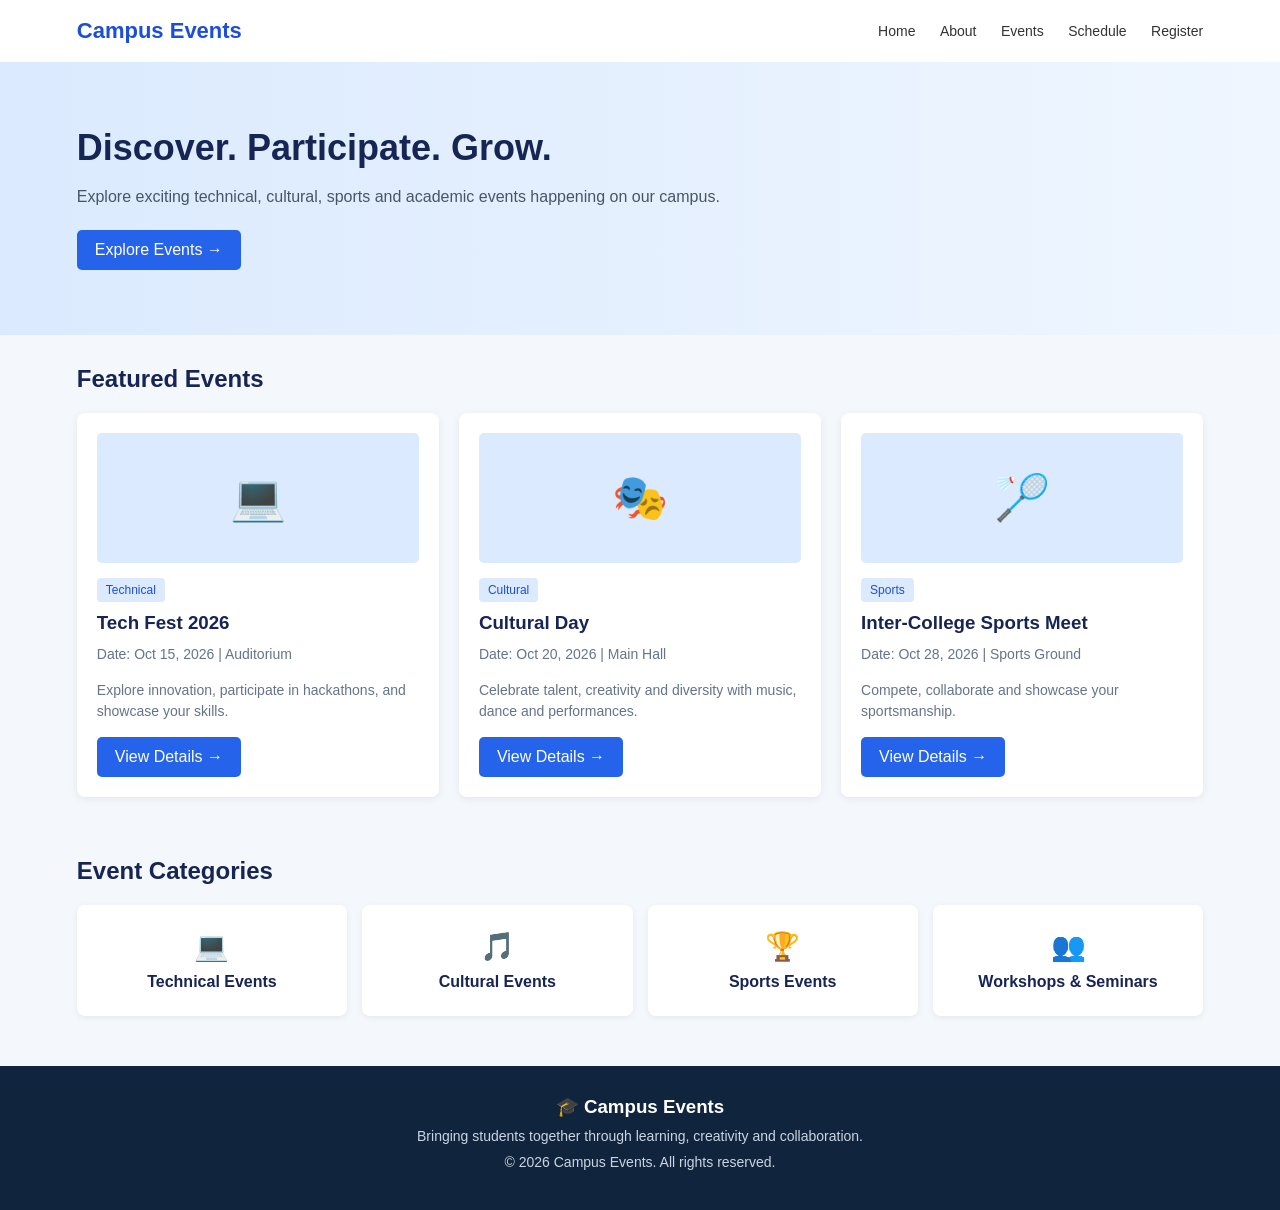
<file: index.html>
<!DOCTYPE html>
<html lang="en">
<head>
    <meta charset="UTF-8">
    <meta name="viewport" content="width=device-width, initial-scale=1.0">
    <title>Campus Events</title>
    <link rel="stylesheet" href="gstyle.css">
</head>

<body>

    <!-- Navigation -->
    <header>
        <div class="logo">Campus Events</div>

        <nav>
            <a href="index.html">Home</a>
            <a href="about.html">About</a>
            <a href="events.html">Events</a>
            <a href="schedule.html">Schedule</a>
            <a href="register.html">Register</a>
        </nav>
    </header>

    <!-- Hero section -->
    <section class="hero">
        <h1>Discover. Participate. Grow.</h1>

        <p>
            Explore exciting technical, cultural, sports and academic
            events happening on our campus.
        </p>

        <a href="events.html" class="btn">Explore Events →</a>
    </section>

    <!-- Featured events -->
    <section class="container">
        <h2 class="section-title">Featured Events</h2>

        <div class="events">

            <div class="card">
                <div class="event-image">💻</div>
                <span class="tag">Technical</span>
                <h3>Tech Fest 2026</h3>
                <p>Date: Oct 15, 2026 | Auditorium</p>
                <p>
                    Explore innovation, participate in hackathons,
                    and showcase your skills.
                </p>
                <a href="event-details.html" class="btn">View Details →</a>
            </div>

            <div class="card">
                <div class="event-image">🎭</div>
                <span class="tag">Cultural</span>
                <h3>Cultural Day</h3>
                <p>Date: Oct 20, 2026 | Main Hall</p>
                <p>
                    Celebrate talent, creativity and diversity
                    with music, dance and performances.
                </p>
                <a href="event-details.html" class="btn">View Details →</a>
            </div>

            <div class="card">
                <div class="event-image">🏸</div>
                <span class="tag">Sports</span>
                <h3>Inter-College Sports Meet</h3>
                <p>Date: Oct 28, 2026 | Sports Ground</p>
                <p>
                    Compete, collaborate and showcase
                    your sportsmanship.
                </p>
                <a href="event-details.html" class="btn">View Details →</a>
            </div>

        </div>
    </section>

<!-- Event categories -->
    <section class="container">
        <h2 class="section-title">Event Categories</h2>
                            
        <div class="categories">
            <div class="category">
                <span>💻</span>
                Technical Events
            </div>

            <div class="category">
                <span>🎵</span>
                Cultural Events
            </div>

            <div class="category">
                <span>🏆</span>
                Sports Events
            </div>

            <div class="category">
                <span>👥</span>
                Workshops & Seminars
            </div>
        </div>
    </section>

    <!-- Footer -->
    <footer>
        <h3>🎓 Campus Events</h3>
        <p>Bringing students together through learning, creativity and collaboration.</p>
        <p>© 2026 Campus Events. All rights reserved.</p>
    </footer>


</body>
</html>
</file>
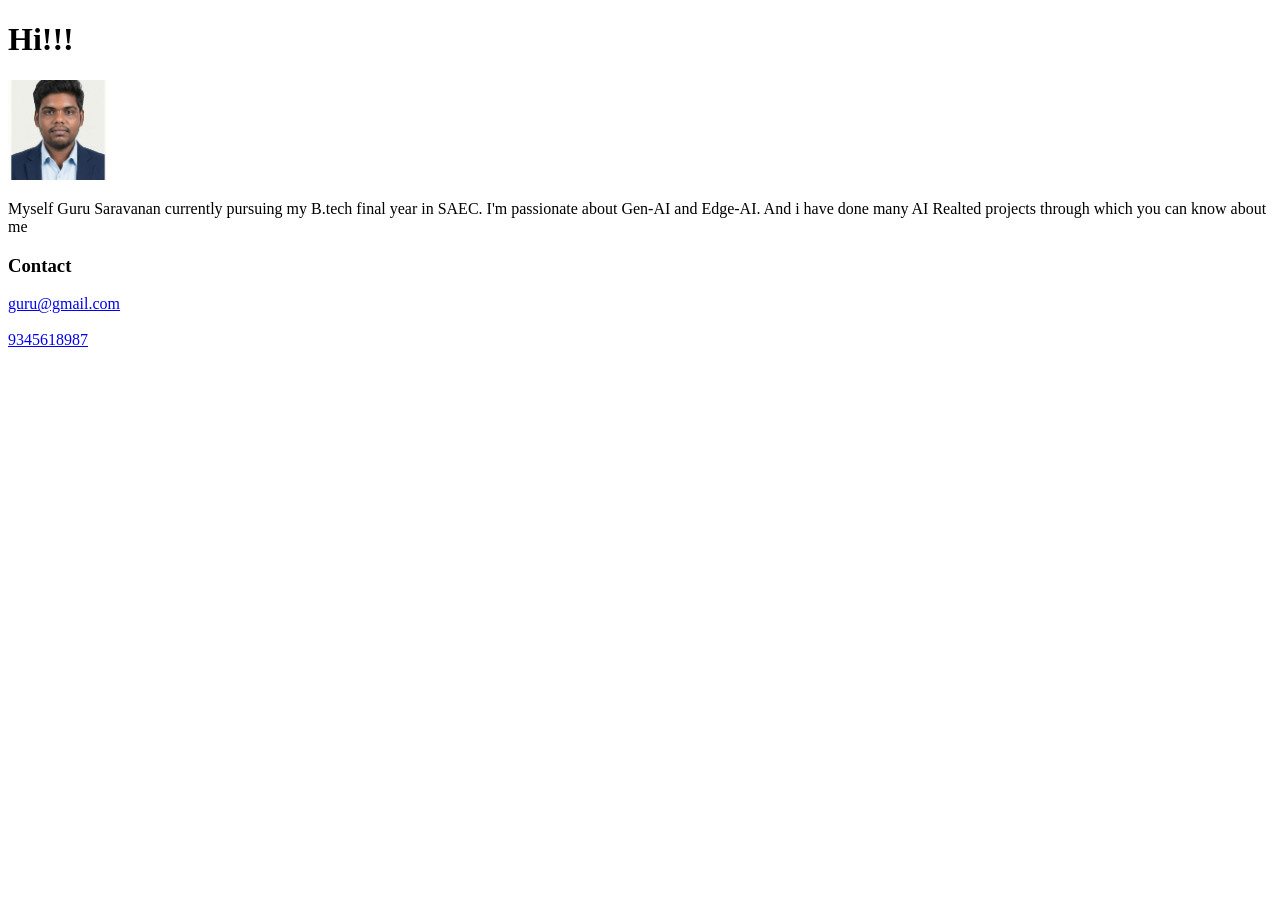
<file: about.html>
<!DOCTYPE html>
<html lang="en">
<head>
    <meta charset="UTF-8">
    <meta name="viewport" content="width=device-width, initial-scale=1.0">
    <title>About Me</title>
</head>
<body>
    
    <h1>Hi!!!</h1>
    <img src="\GuruSaravananM.jpg" alt="" width="100"   >
    <p>Myself Guru Saravanan currently pursuing my B.tech final year in SAEC. I'm passionate about Gen-AI and Edge-AI. And i have done many AI Realted projects through which you can know about me</p>
    <h3>Contact</h3>
    <a href="mailto:gurusaravanan.m2004@gmail.com">guru@gmail.com</a>
    <br>
    <br>
    <a href="tel:+919345618987">9345618987</a>
</body>
</html>
</file>
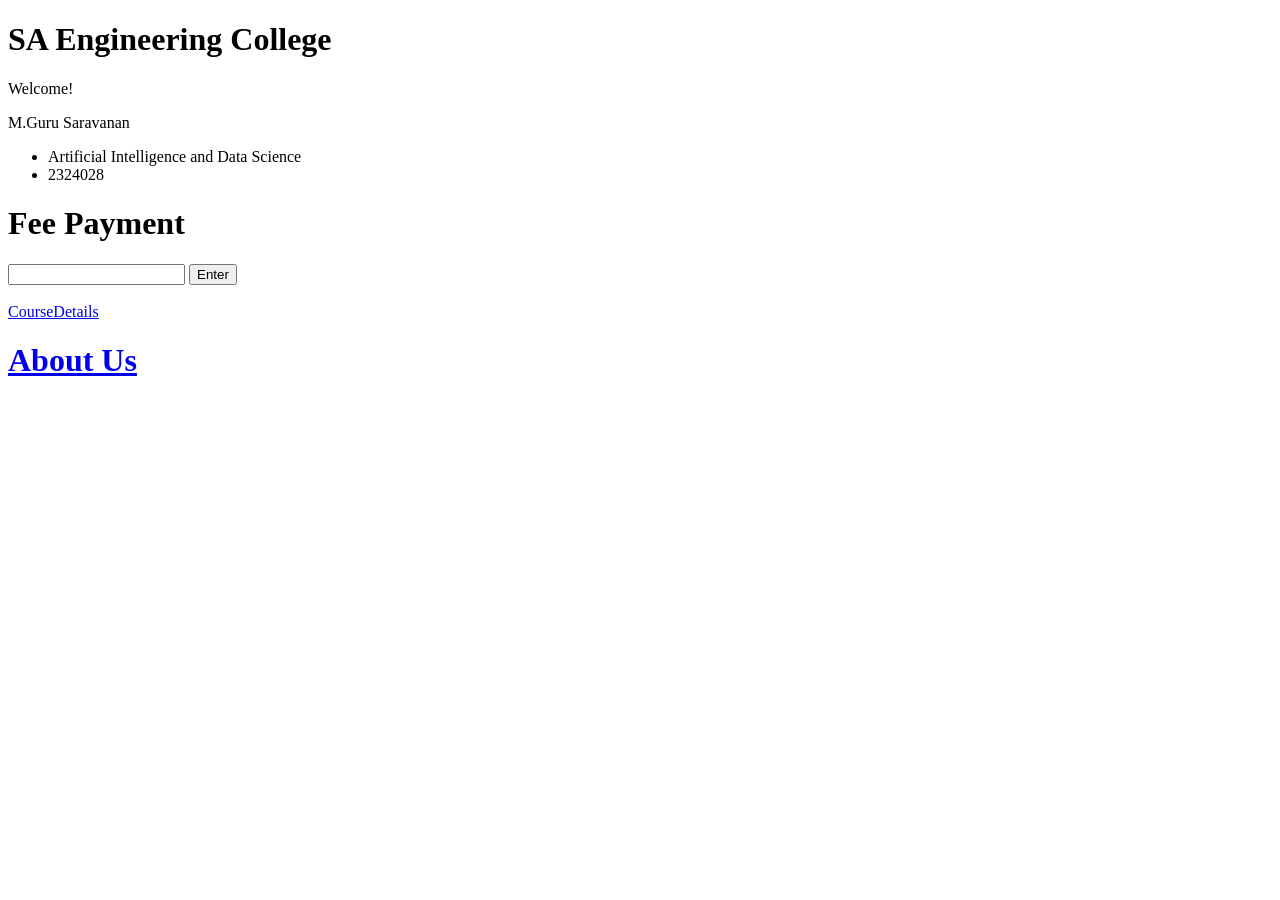
<file: home.html>
<!DOCTYPE html>
<html lang="en">
<head>
    <meta charset="UTF-8">
    <meta name="viewport" content="width=device-width, initial-scale=1.0">
    <title>Guru Saravanan</title>
</head>
<body>
    <header><h1>SA Engineering College</h1></header>
    <main><p>Welcome!</p></main>
    <p>M.Guru Saravanan</p>
    <ul>
        <li>
            Artificial Intelligence and Data Science
        </li>
        <li>
            2324028
        </li>
    </ul>
    <h1>Fee Payment</h1>
    <input id="inputbox">
    <button>Enter</button>
    <br>
    <br>
    <a href="https://www.w3schools.com/" target="_blank">CourseDetails</a>
    <h1><a href="about.html" target="_blank ">About Us</a></h1>
</body> 
</html>
</file>
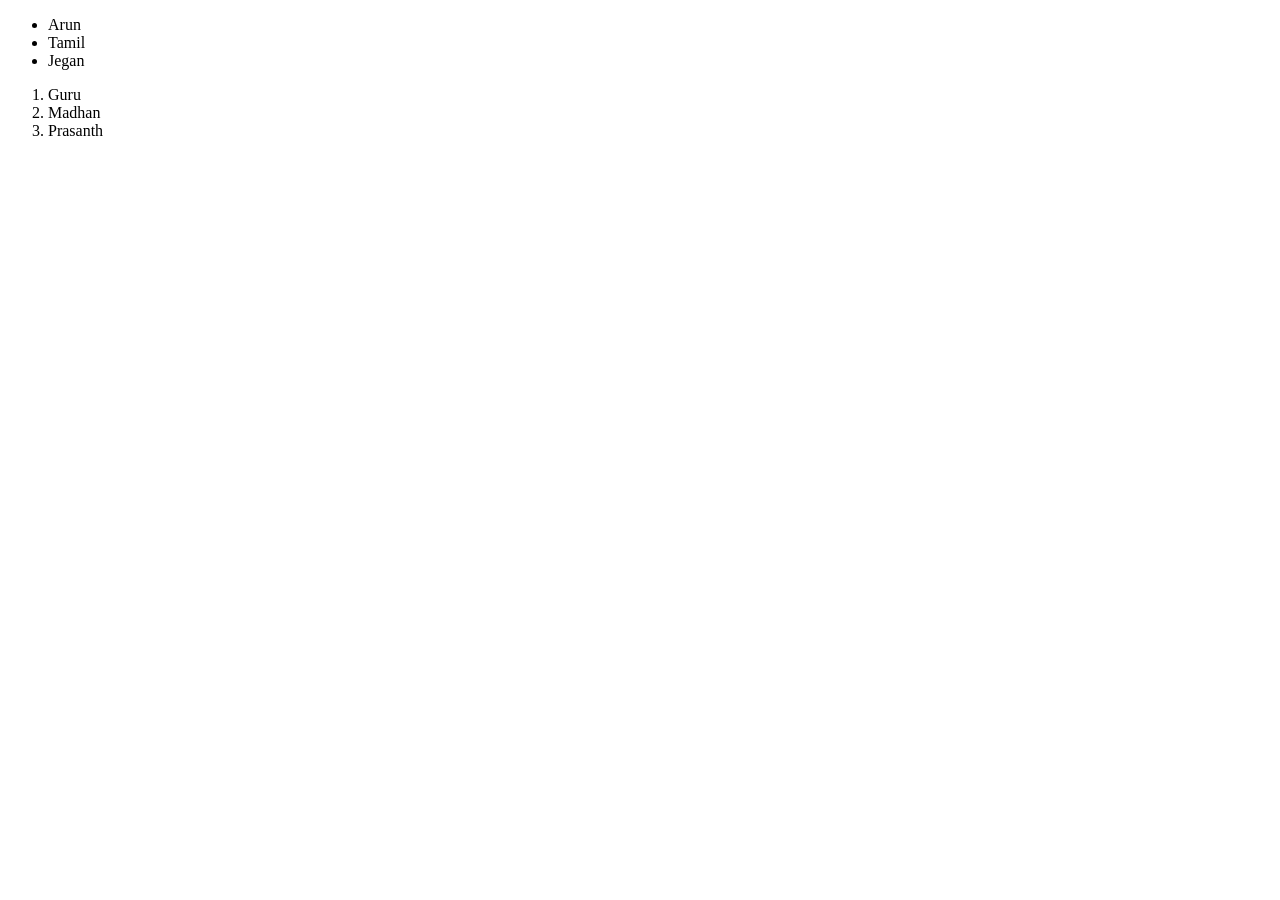
<file: lists.html>
<!DOCTYPE html>
<html lang="en">
<head>
    <meta charset="UTF-8">
    <meta name="viewport" content="width=device-width, initial-scale=1.0">
    <title>Document</title>
</head>
<body>
    
    <ul>
        <li>Arun</li>
        <li>Tamil</li>
        <li>Jegan</li>
    </ul>

    <ol>
        <li>Guru</li>
        <li>Madhan</li>
        <li>Prasanth</li>
    </ol>
</body>
</html>
</file>
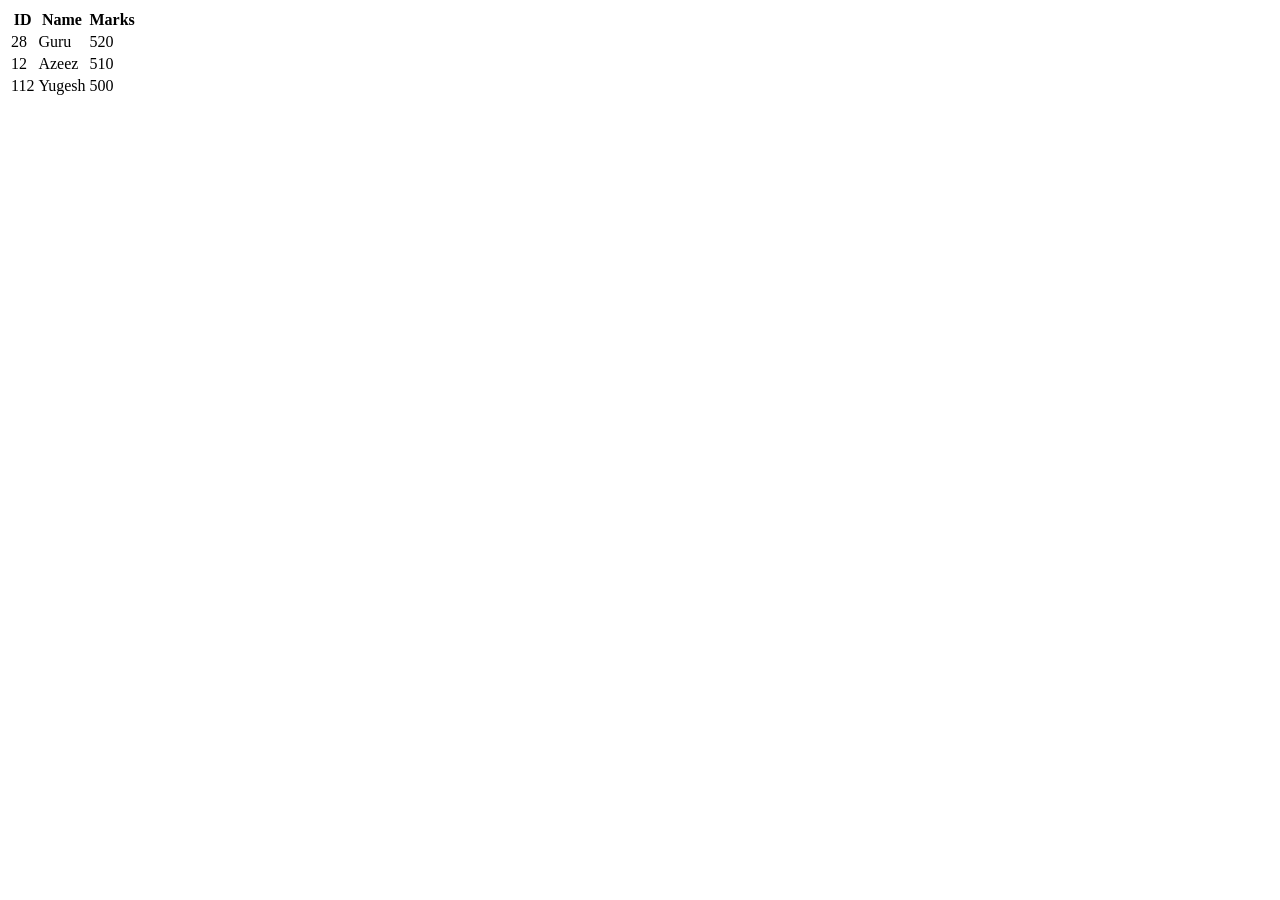
<file: table.html>
<!DOCTYPE html>
<html lang="en">
<head>
    <meta charset="UTF-8">
    <meta name="viewport" content="width=device-width, initial-scale=1.0">
    <title>Document</title>
</head>
<body>
    
    <table>
        <thead>
            <tr>
                <th scope="col">ID</th>
                <th scope="col">Name</th>
                <th scope="col">Marks</th>
            </tr>
        </thead>
        <tbody>
            <tr>
                <td>28</td>
                <td>Guru</td>
                <td>520</td>
            </tr>
            
            <tr>
                <td>12</td>
                <td>Azeez</td>
                <td>510</td>
            </tr>
            
            <tr>
                <td>112</td>
                <td>Yugesh</td>
                <td>500</td>
            </tr>
        </tbody>
    </table>
</body>
</html>
</file>
<file: gstyle.css>
* {
            margin: 0;
            padding: 0;
            box-sizing: border-box;
        }

        body {
            font-family: Arial, sans-serif;
            background: #f4f8fc;
            color: #172554;
        }

        /* Navigation */
        header {
            background: white;
            padding: 18px 6%;
            display: flex;
            justify-content: space-between;
            align-items: center;
            box-shadow: 0 2px 5px #ddd;
        }

        .logo {
            font-size: 22px;
            font-weight: bold;
            color: #1d4ed8;
        }

        nav a {
            text-decoration: none;
            color: #333;
            margin-left: 20px;
            font-size: 14px;
        }

        nav a:hover {
            color: #2563eb;
        }

        /* Hero section */
        .hero {
            background: linear-gradient(90deg, #dbeafe, #eff6ff);
            padding: 65px 6%;
            min-height: 250px;
        }

        .hero h1 {
            font-size: 36px;
            margin-bottom: 15px;
        }

        .hero p {
            color: #475569;
            margin-bottom: 20px;
            line-height: 1.6;
        }

        .btn {
            display: inline-block;
            background: #2563eb;
            color: white;
            padding: 11px 18px;
            text-decoration: none;
            border-radius: 5px;
        }

        .btn:hover {
            background: #1d4ed8;
        }

        /* Main content */
        .container {
            padding: 30px 6%;
        }

        .section-title {
            margin-bottom: 20px;
            font-size: 24px;
        }

        .events {
            display: grid;
            grid-template-columns: repeat(3, 1fr);
            gap: 20px;
        }

        .card {
            background: white;
            border-radius: 8px;
            padding: 20px;
            box-shadow: 0 2px 8px #00000012;
        }

        .event-image {
            height: 130px;
            background: #dbeafe;
            display: flex;
            justify-content: center;
            align-items: center;
            font-size: 45px;
            border-radius: 5px;
            margin-bottom: 15px;
        }

        .tag {
            display: inline-block;
            background: #dbeafe;
            color: #1d4ed8;
            padding: 5px 9px;
            border-radius: 4px;
            font-size: 12px;
            margin-bottom: 10px;
        }

        .card h3 {
            margin-bottom: 10px;
        }

        .card p {
            color: #64748b;
            font-size: 14px;
            line-height: 1.5;
            margin-bottom: 15px;
        }

        .categories {
            display: grid;
            grid-template-columns: repeat(4, 1fr);
            gap: 15px;
        }

        .category {
            padding: 25px 10px;
            text-align: center;
            background: white;
            border-radius: 8px;
            font-weight: bold;
            box-shadow: 0 2px 6px #00000010;
        }

        .category span {
            display: block;
            font-size: 28px;
            margin-bottom: 10px;
        }

        /* Footer */
        footer {
            background: #10243e;
            color: white;
            padding: 30px 6%;
            margin-top: 20px;
            text-align: center;
        }

        footer p {
            margin: 10px 0;
            font-size: 14px;
            color: #cbd5e1;
        }

        /* Responsive design */
        @media (max-width: 768px) {
            header {
                flex-direction: column;
                gap: 15px;
            }

            nav a {
                margin: 5px;
                display: inline-block;
            }

            .hero h1 {
                font-size: 28px;
            }

            .events {
                grid-template-columns: 1fr;
            }

            .categories {
                grid-template-columns: repeat(2, 1fr);
            }
        }
</file>
